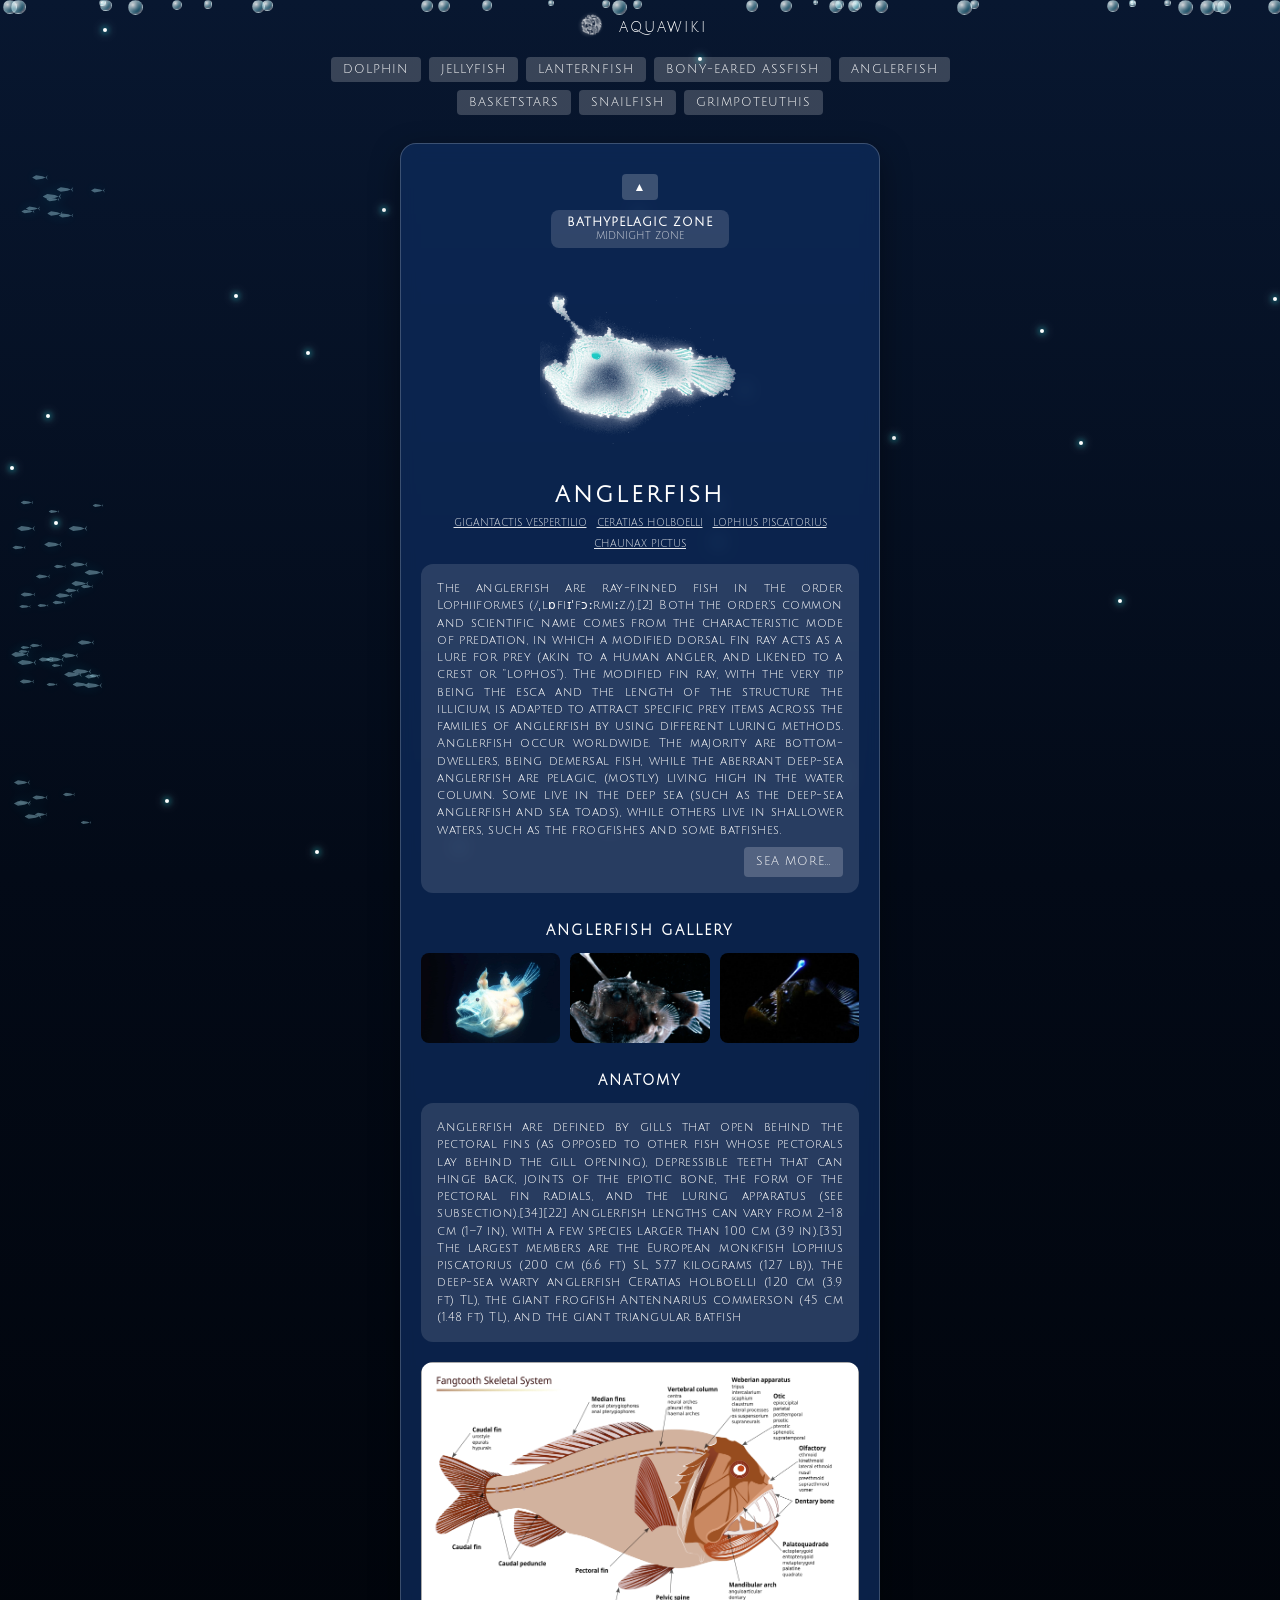
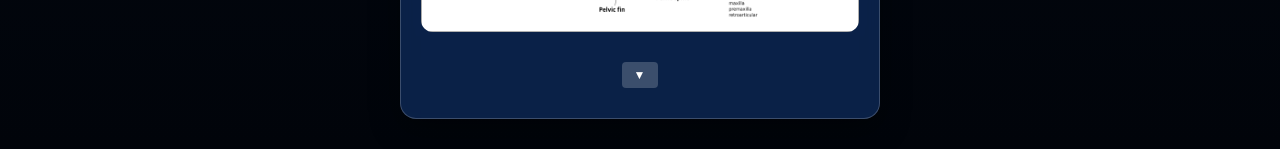
<file: animals/anglerfish.html>
<!DOCTYPE html>
<html lang="en">
<head>
  <meta charset="UTF-8">
  <title>Aquawiki - Anglerfish</title>
  <link rel="stylesheet" href="../css/style-anglerfish.css">
  <link rel="stylesheet" href="../css/underwater.css">
</head>
<body class="zone-bathypelagic">
<nav class="navbar" style="display: flex; flex-direction: column; align-items: center; justify-content: center; width: 100%; margin: 0 auto; padding: 10px 0; gap: 12px; font-family: 'Julius Sans One', sans-serif;">
  
  <!-- Brand Link back to index.html -->
  <a href="../index.html" style="text-decoration: none; color: white; display: flex; align-items: center; gap: 10px; cursor: pointer;">
    <img src="../img/logo.png" alt="AquaWiki Logo" style="width: 35px; height: 35px; border-radius: 50%;">
    <span style="font-size: 0.9rem; letter-spacing: 2px;">AQUAWIKI</span>
  </a>

  <!-- Navigation Links for All Animals -->
  <div class="nav-links" style="display: flex; flex-wrap: wrap; justify-content: center; align-items: center; gap: 8px; max-width: 650px;">
    <a href="dolphin.html" style="background: rgba(255, 255, 255, 0.2); color: #fff; text-decoration: none; padding: 6px 12px; font-size: 0.75rem; border-radius: 4px; letter-spacing: 1px;">DOLPHIN</a>
    <a href="jellyfish.html" style="background: rgba(255, 255, 255, 0.2); color: #fff; text-decoration: none; padding: 6px 12px; font-size: 0.75rem; border-radius: 4px; letter-spacing: 1px;">JELLYFISH</a>
    <a href="lanternfish.html" style="background: rgba(255, 255, 255, 0.2); color: #fff; text-decoration: none; padding: 6px 12px; font-size: 0.75rem; border-radius: 4px; letter-spacing: 1px;">LANTERNFISH</a>
    <a href="bony-eared-assfish.html" style="background: rgba(255, 255, 255, 0.2); color: #fff; text-decoration: none; padding: 6px 12px; font-size: 0.75rem; border-radius: 4px; letter-spacing: 1px;">BONY-EARED ASSFISH</a>
    <a href="anglerfish.html" style="background: rgba(255, 255, 255, 0.2); color: #fff; text-decoration: none; padding: 6px 12px; font-size: 0.75rem; border-radius: 4px; letter-spacing: 1px;">ANGLERFISH</a>
    <a href="basketstars.html" style="background: rgba(255, 255, 255, 0.2); color: #fff; text-decoration: none; padding: 6px 12px; font-size: 0.75rem; border-radius: 4px; letter-spacing: 1px;">BASKETSTARS</a>
    <a href="snailfish.html" style="background: rgba(255, 255, 255, 0.2); color: #fff; text-decoration: none; padding: 6px 12px; font-size: 0.75rem; border-radius: 4px; letter-spacing: 1px;">SNAILFISH</a>
    <a href="grimpoteuthis.html" style="background: rgba(255, 255, 255, 0.2); color: #fff; text-decoration: none; padding: 6px 12px; font-size: 0.75rem; border-radius: 4px; letter-spacing: 1px;">GRIMPOTEUTHIS</a>
  </header>

  <main class="card-container">
    <a href="bony-eared-assfish.html" class="nav-arrow top-arrow">▲</a>

    <div class="zone-badge">
      <span class="badge-title">BATHYPELAGIC ZONE</span>
      <span class="badge-sub">MIDNIGHT ZONE</span>
    </div>

    <div class="hero-image-box">
      <!-- REPLACEABLE IMAGE: HERO ANGLERFISH -->
      <img src="../img/anglerfish.png" alt="Anglerfish Specimen" class="replaceable-img hero-img">
    </div>

    <h1 class="specimen-title">ANGLERFISH</h1>
    <div class="sub-taxa">
      <span>GIGANTACTIS VESPERTILIO</span>
      <span>CERATIAS HOLBOELLI</span>
      <span>LOPHIUS PISCATORIUS</span>
      <span>CHAUNAX PICTUS</span>
    </div>

    <section class="info-box">
      <p>The anglerfish are ray-finned fish in the order Lophiiformes (/ˌlɒfiɪˈfɔːrmiːz/).[2] Both the order's common and scientific name comes from the characteristic mode of predation, in which a modified dorsal fin ray acts as a lure for prey (akin to a human angler, and likened to a crest or "lophos"). The modified fin ray, with the very tip being the esca and the length of the structure the illicium, is adapted to attract specific prey items across the families of anglerfish by using different luring methods.
Anglerfish occur worldwide. The majority are bottom-dwellers, being demersal fish, while the aberrant deep-sea anglerfish are pelagic, (mostly) living high in the water column. Some live in the deep sea (such as the deep-sea anglerfish and sea toads), while others live in shallower waters, such as the frogfishes and some batfishes.</p>
      <a href="https://en.wikipedia.org/wiki/Anglerfish" target="_blank" rel="noopener noreferrer" class="see-more-btn">SEA MORE...</a>
    </section>

    <h2 class="section-heading">ANGLERFISH GALLERY</h2>
    <section class="gallery-grid">
      <!-- REPLACEABLE IMAGE 1 -->
      <div class="gallery-card"><img src="../img/angy1.webp" alt="Gallery 1" class="replaceable-img"></div>
      <!-- REPLACEABLE IMAGE 2 -->
      <div class="gallery-card"><img src="../img/angy2.webp" alt="Gallery 2" class="replaceable-img"></div>
      <!-- REPLACEABLE IMAGE 3 -->
      <div class="gallery-card"><img src="../img/angy3.jpg" alt="Gallery 3" class="replaceable-img"></div>
    </section>

    <h2 class="section-heading">ANATOMY</h2>
    <section class="info-box">
      <p>Anglerfish are defined by gills that open behind the pectoral fins (as opposed to other fish whose pectorals lay behind the gill opening), depressible teeth that can hinge back, joints of the epiotic bone, the form of the pectoral fin radials, and the luring apparatus (see subsection).[34][22]
Anglerfish lengths can vary from 2–18 cm (1–7 in), with a few species larger than 100 cm (39 in).[35] The largest members are the European monkfish Lophius piscatorius (200 cm (6.6 ft) SL, 57.7 kilograms (127 lb)), the deep-sea warty anglerfish Ceratias holboelli (120 cm (3.9 ft) TL), the giant frogfish Antennarius commerson (45 cm (1.48 ft) TL), and the giant triangular batfish</p>
    </section>

    <div class="diagram-box">
      <!-- REPLACEABLE IMAGE: ANATOMY DIAGRAM -->
      <img src="../img/angyano.webp" alt="Anglerfish Anatomy Diagram" class="replaceable-img diagram-img">
    </div>

    <a href="basketstars.html" class="nav-arrow bottom-arrow">▼</a>
  </main>

  <script src="../js/script-anglerfish.js"></script>
  <script src="../js/script-dolphin.js"></script>
</body>
<body style="color: white;">
  <!-- All text placed in here will default to white -->
</body>
</html>
<!DOCTYPE html>
<html lang="en">
<head>
  <meta charset="UTF-8">
  <title>AquaWiki</title>
  
  <!-- Load Google Font: Julius Sans One -->
  <link rel="preconnect" href="https://fonts.googleapis.com">
  <link rel="preconnect" href="https://fonts.gstatic.com" crossorigin>
  <link href="https://fonts.googleapis.com/css2?family=Julius+Sans+One&display=swap" rel="stylesheet">
</head>

<!-- Apply font-family directly on the body tag -->
<body style="font-family: 'Julius Sans One', sans-serif; color: white;">

</body>
</html>
</file>
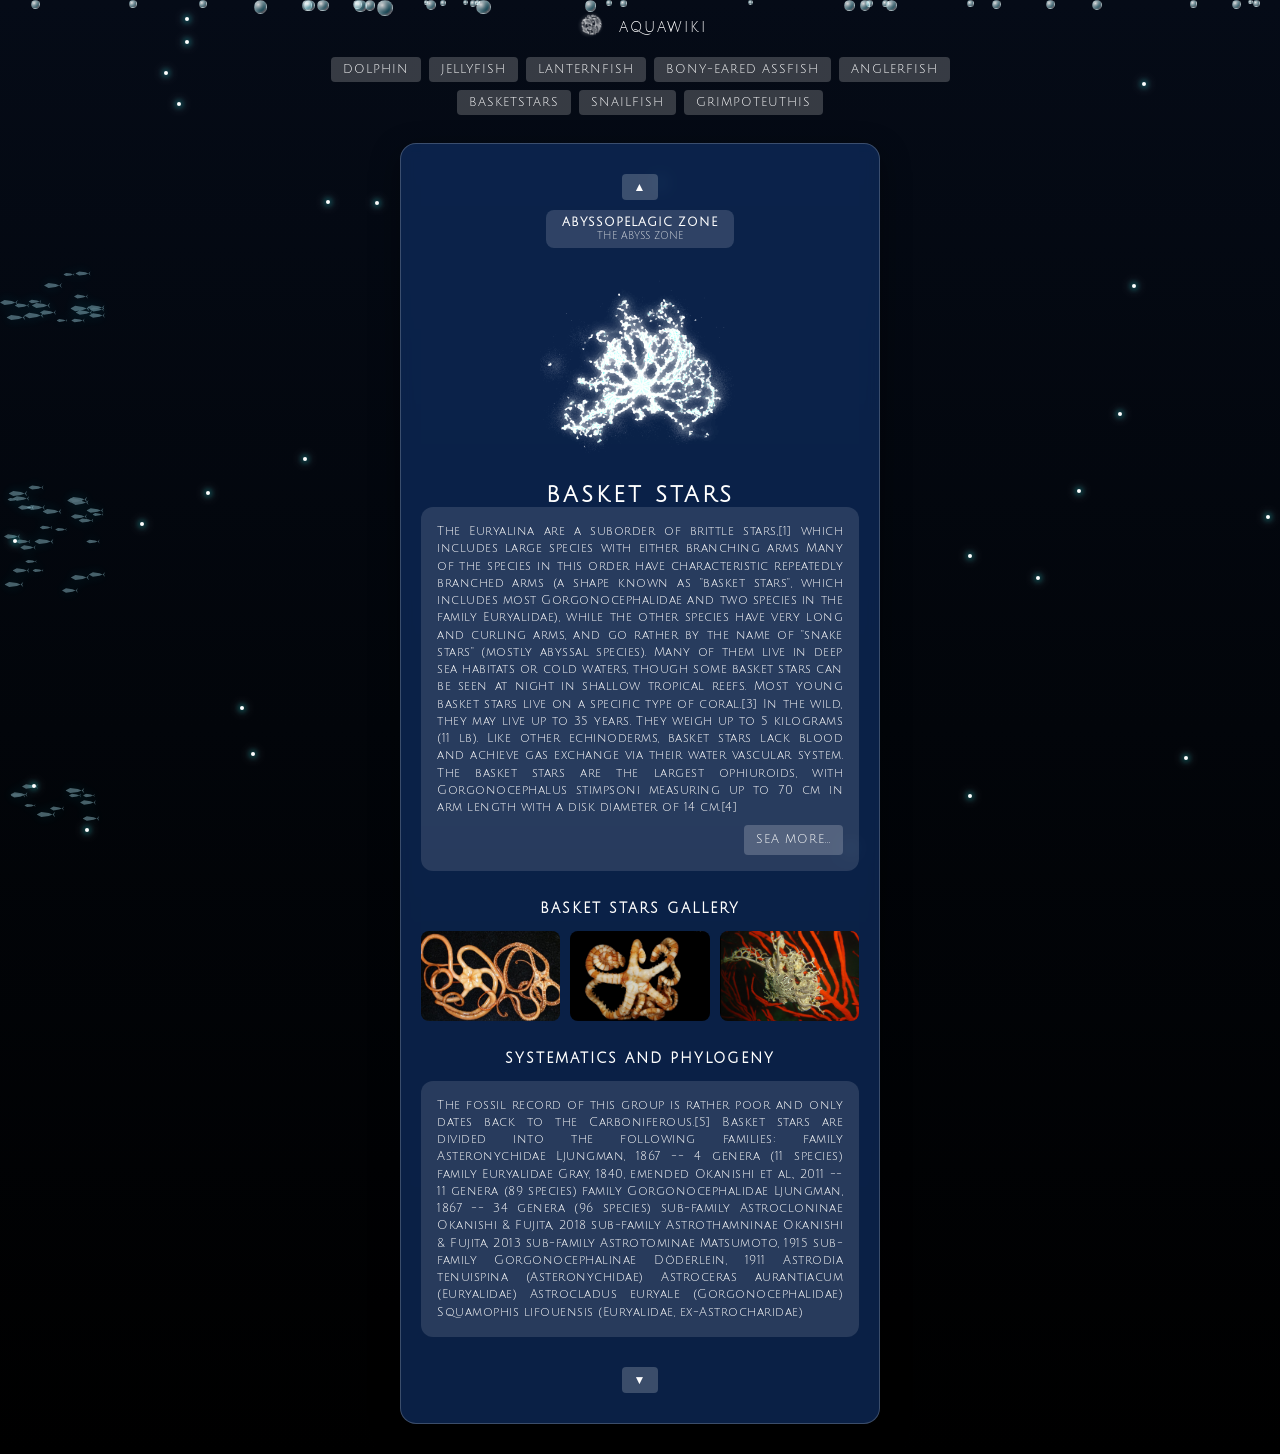
<file: animals/basketstars.html>
<!DOCTYPE html>
<html lang="en">
<head>
  <meta charset="UTF-8">
  <title>Aquawiki - Basketstars</title>
  <link rel="stylesheet" href="../css/style-basketstars.css">
  <link rel="stylesheet" href="../css/underwater.css">
</head>
<body class="zone-abyssopelagic">
<nav class="navbar" style="display: flex; flex-direction: column; align-items: center; justify-content: center; width: 100%; margin: 0 auto; padding: 10px 0; gap: 12px; font-family: 'Julius Sans One', sans-serif;">
  
  <!-- Brand Link back to index.html -->
  <a href="../index.html" style="text-decoration: none; color: white; display: flex; align-items: center; gap: 10px; cursor: pointer;">
    <img src="../img/logo.png" alt="AquaWiki Logo" style="width: 35px; height: 35px; border-radius: 50%;">
    <span style="font-size: 0.9rem; letter-spacing: 2px;">AQUAWIKI</span>
  </a>

  <!-- Navigation Links for All Animals -->
  <div class="nav-links" style="display: flex; flex-wrap: wrap; justify-content: center; align-items: center; gap: 8px; max-width: 650px;">
    <a href="dolphin.html" style="background: rgba(255, 255, 255, 0.2); color: #fff; text-decoration: none; padding: 6px 12px; font-size: 0.75rem; border-radius: 4px; letter-spacing: 1px;">DOLPHIN</a>
    <a href="jellyfish.html" style="background: rgba(255, 255, 255, 0.2); color: #fff; text-decoration: none; padding: 6px 12px; font-size: 0.75rem; border-radius: 4px; letter-spacing: 1px;">JELLYFISH</a>
    <a href="lanternfish.html" style="background: rgba(255, 255, 255, 0.2); color: #fff; text-decoration: none; padding: 6px 12px; font-size: 0.75rem; border-radius: 4px; letter-spacing: 1px;">LANTERNFISH</a>
    <a href="bony-eared-assfish.html" style="background: rgba(255, 255, 255, 0.2); color: #fff; text-decoration: none; padding: 6px 12px; font-size: 0.75rem; border-radius: 4px; letter-spacing: 1px;">BONY-EARED ASSFISH</a>
    <a href="anglerfish.html" style="background: rgba(255, 255, 255, 0.2); color: #fff; text-decoration: none; padding: 6px 12px; font-size: 0.75rem; border-radius: 4px; letter-spacing: 1px;">ANGLERFISH</a>
    <a href="basketstars.html" style="background: rgba(255, 255, 255, 0.2); color: #fff; text-decoration: none; padding: 6px 12px; font-size: 0.75rem; border-radius: 4px; letter-spacing: 1px;">BASKETSTARS</a>
    <a href="snailfish.html" style="background: rgba(255, 255, 255, 0.2); color: #fff; text-decoration: none; padding: 6px 12px; font-size: 0.75rem; border-radius: 4px; letter-spacing: 1px;">SNAILFISH</a>
    <a href="grimpoteuthis.html" style="background: rgba(255, 255, 255, 0.2); color: #fff; text-decoration: none; padding: 6px 12px; font-size: 0.75rem; border-radius: 4px; letter-spacing: 1px;">GRIMPOTEUTHIS</a>
  </header>

  <main class="card-container">
    <a href="anglerfish.html" class="nav-arrow top-arrow">▲</a>

    <div class="zone-badge">
      <span class="badge-title">ABYSSOPELAGIC ZONE</span>
      <span class="badge-sub">THE ABYSS ZONE</span>
    </div>

    <div class="hero-image-box">
      <!-- REPLACEABLE IMAGE: HERO BASKETSTARS -->
      <img src="../img/basketstars.png" alt="Basketstars Specimen" class="replaceable-img hero-img">
    </div>

    <h1 class="specimen-title">BASKET STARS</h1>

    <section class="info-box">
      <p>The Euryalina are a suborder of brittle stars,[1] which includes large species with either branching arms 

Many of the species in this order have characteristic repeatedly branched arms (a shape known as "basket stars", which includes most Gorgonocephalidae and two species in the family Euryalidae), while the other species have very long and curling arms, and go rather by the name of "snake stars" (mostly abyssal species). Many of them live in deep sea habitats or cold waters, though some basket stars can be seen at night in shallow tropical reefs. Most young basket stars live on a specific type of coral.[3] In the wild, they may live up to 35 years. They weigh up to 5 kilograms (11 lb). Like other echinoderms, basket stars lack blood and achieve gas exchange via their water vascular system.
The basket stars are the largest ophiuroids, with Gorgonocephalus stimpsoni measuring up to 70 cm in arm length with a disk diameter of 14 cm.[4]</p>
      <a href="https://en.wikipedia.org/wiki/Basket stars" target="_blank" rel="noopener noreferrer" class="see-more-btn">SEA MORE...</a>
    </section>

    <h2 class="section-heading">BASKET STARS GALLERY</h2>
    <section class="gallery-grid">
      <!-- REPLACEABLE IMAGE 1 -->
      <div class="gallery-card"><img src="../img/b1.png" alt="Gallery 1" class="replaceable-img"></div>
      <!-- REPLACEABLE IMAGE 2 -->
      <div class="gallery-card"><img src="../img/b2.png" alt="Gallery 2" class="replaceable-img"></div>
      <!-- REPLACEABLE IMAGE 3 -->
      <div class="gallery-card"><img src="../img/b3.png" alt="Gallery 3" class="replaceable-img"></div>
    </section>

    <h2 class="section-heading">SYSTEMATICS AND PHYLOGENY</h2>
    <section class="info-box">
      <p>The fossil record of this group is rather poor and only dates back to the Carboniferous.[5] Basket stars are divided into the following families:
family Asteronychidae Ljungman, 1867 -- 4 genera (11 species)
family Euryalidae Gray, 1840, emended Okanishi et al., 2011 -- 11 genera (89 species)
family Gorgonocephalidae Ljungman, 1867 -- 34 genera (96 species)
sub-family Astrocloninae Okanishi & Fujita, 2018
sub-family Astrothamninae Okanishi & Fujita, 2013
sub-family Astrotominae Matsumoto, 1915
sub-family Gorgonocephalinae Döderlein, 1911

Astrodia tenuispina (Asteronychidae)
 
Astroceras aurantiacum (Euryalidae)
 
Astrocladus euryale (Gorgonocephalidae)
 
Squamophis lifouensis (Euryalidae, ex-Astrocharidae)</p>
    </section>

    <a href="snailfish.html" class="nav-arrow bottom-arrow">▼</a>
  </main>

  <script src="../js/script-basketstars.js"></script>
  <script src="../js/script-dolphin.js"></script>
</body>
<body style="color: white;">
  <!-- All text placed in here will default to white -->
</body>
</html>
<!DOCTYPE html>
<html lang="en">
<head>
  <meta charset="UTF-8">
  <title>AquaWiki</title>
  
  <!-- Load Google Font: Julius Sans One -->
  <link rel="preconnect" href="https://fonts.googleapis.com">
  <link rel="preconnect" href="https://fonts.gstatic.com" crossorigin>
  <link href="https://fonts.googleapis.com/css2?family=Julius+Sans+One&display=swap" rel="stylesheet">
</head>

<!-- Apply font-family directly on the body tag -->
<body style="font-family: 'Julius Sans One', sans-serif; color: white;">

</body>
</html>
</file>
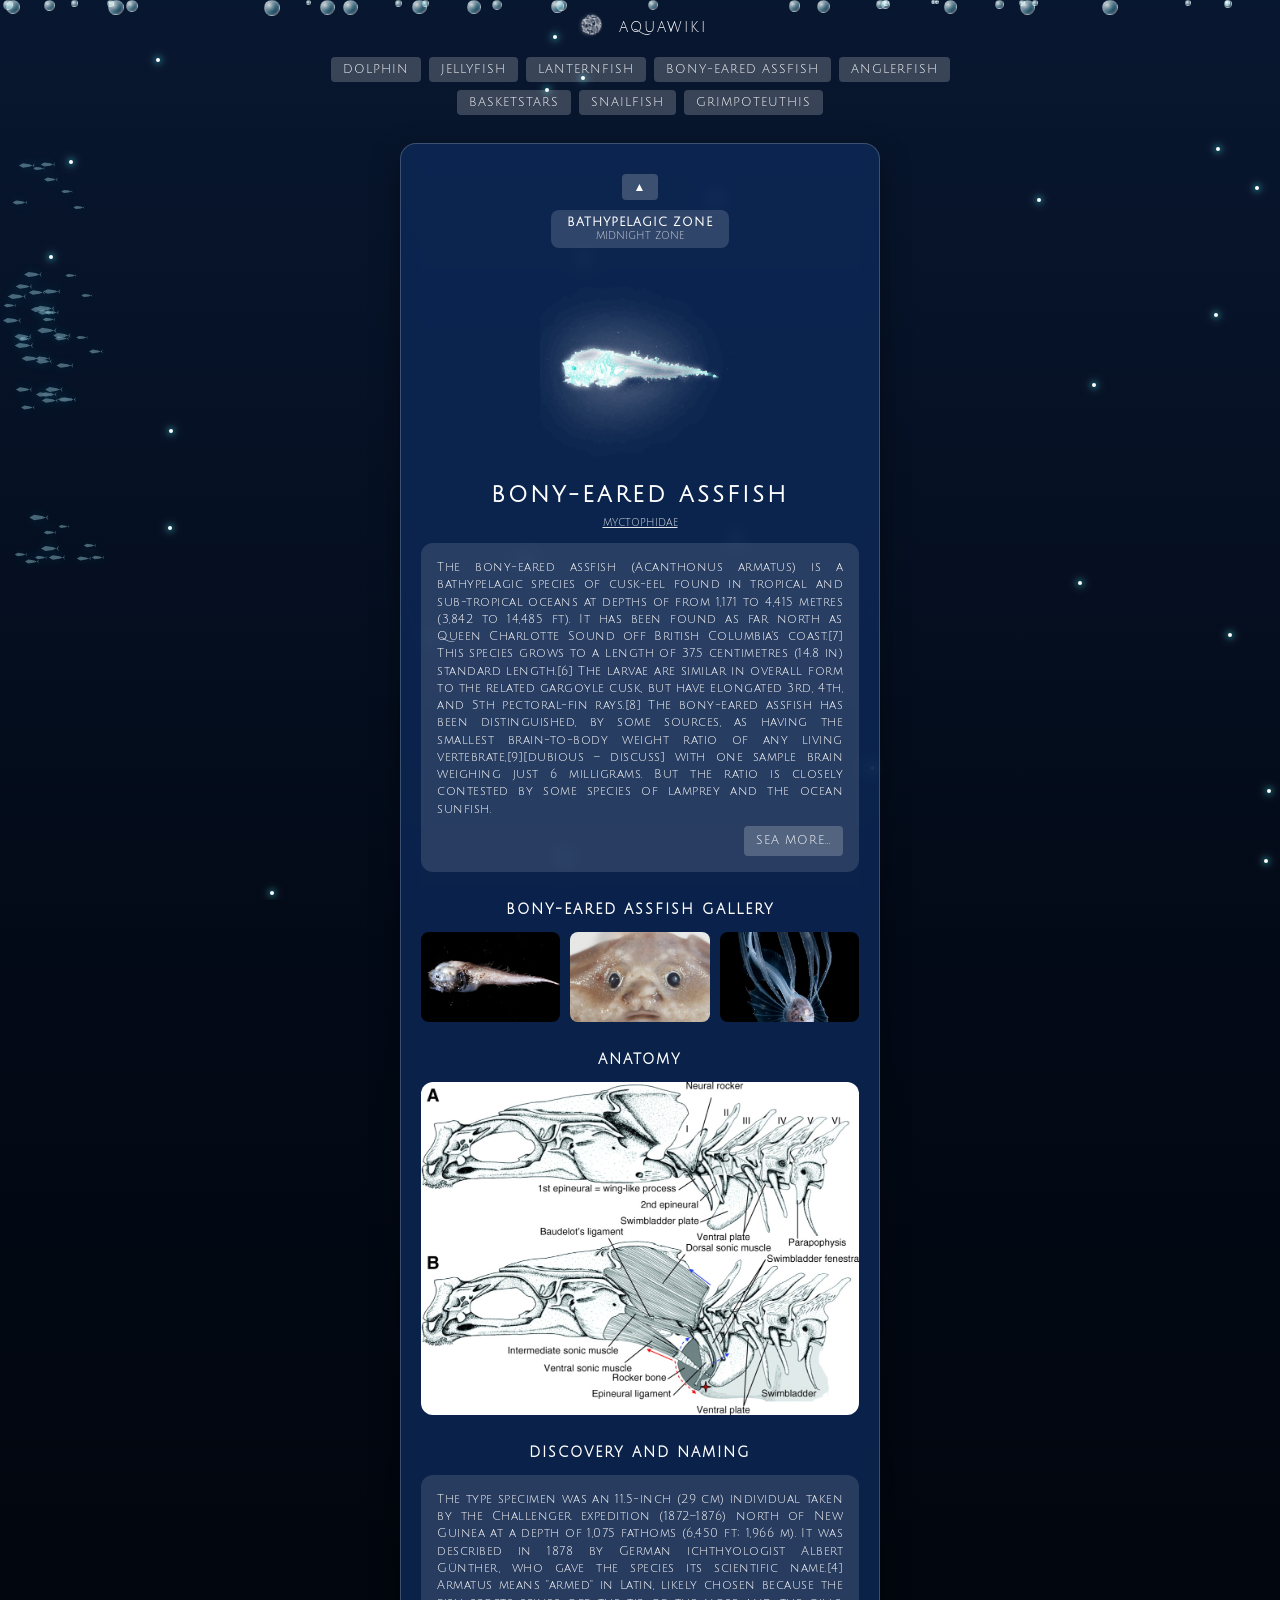
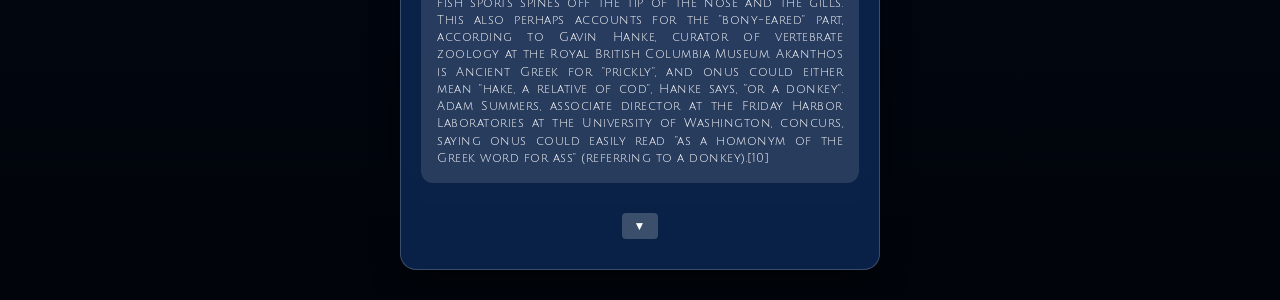
<file: animals/bony-eared-assfish.html>
<!DOCTYPE html>
<html lang="en">
<head>
  <meta charset="UTF-8">
  <title>Aquawiki - Bony-Eared Assfish</title>
  <link rel="stylesheet" href="../css/style-bony-eared-assfish.css">
  <link rel="stylesheet" href="../css/underwater.css">
</head>
<body class="zone-bathypelagic">
<nav class="navbar" style="display: flex; flex-direction: column; align-items: center; justify-content: center; width: 100%; margin: 0 auto; padding: 10px 0; gap: 12px; font-family: 'Julius Sans One', sans-serif;">
  
  <!-- Brand Link back to index.html -->
  <a href="../index.html" style="text-decoration: none; color: white; display: flex; align-items: center; gap: 10px; cursor: pointer;">
    <img src="../img/logo.png" alt="AquaWiki Logo" style="width: 35px; height: 35px; border-radius: 50%;">
    <span style="font-size: 0.9rem; letter-spacing: 2px;">AQUAWIKI</span>
  </a>

  <!-- Navigation Links for All Animals -->
  <div class="nav-links" style="display: flex; flex-wrap: wrap; justify-content: center; align-items: center; gap: 8px; max-width: 650px;">
    <a href="dolphin.html" style="background: rgba(255, 255, 255, 0.2); color: #fff; text-decoration: none; padding: 6px 12px; font-size: 0.75rem; border-radius: 4px; letter-spacing: 1px;">DOLPHIN</a>
    <a href="jellyfish.html" style="background: rgba(255, 255, 255, 0.2); color: #fff; text-decoration: none; padding: 6px 12px; font-size: 0.75rem; border-radius: 4px; letter-spacing: 1px;">JELLYFISH</a>
    <a href="lanternfish.html" style="background: rgba(255, 255, 255, 0.2); color: #fff; text-decoration: none; padding: 6px 12px; font-size: 0.75rem; border-radius: 4px; letter-spacing: 1px;">LANTERNFISH</a>
    <a href="bony-eared-assfish.html" style="background: rgba(255, 255, 255, 0.2); color: #fff; text-decoration: none; padding: 6px 12px; font-size: 0.75rem; border-radius: 4px; letter-spacing: 1px;">BONY-EARED ASSFISH</a>
    <a href="anglerfish.html" style="background: rgba(255, 255, 255, 0.2); color: #fff; text-decoration: none; padding: 6px 12px; font-size: 0.75rem; border-radius: 4px; letter-spacing: 1px;">ANGLERFISH</a>
    <a href="basketstars.html" style="background: rgba(255, 255, 255, 0.2); color: #fff; text-decoration: none; padding: 6px 12px; font-size: 0.75rem; border-radius: 4px; letter-spacing: 1px;">BASKETSTARS</a>
    <a href="snailfish.html" style="background: rgba(255, 255, 255, 0.2); color: #fff; text-decoration: none; padding: 6px 12px; font-size: 0.75rem; border-radius: 4px; letter-spacing: 1px;">SNAILFISH</a>
    <a href="grimpoteuthis.html" style="background: rgba(255, 255, 255, 0.2); color: #fff; text-decoration: none; padding: 6px 12px; font-size: 0.75rem; border-radius: 4px; letter-spacing: 1px;">GRIMPOTEUTHIS</a>
  </header>

  <main class="card-container">
    <a href="lanternfish.html" class="nav-arrow top-arrow">▲</a>

    <div class="zone-badge">
      <span class="badge-title">BATHYPELAGIC ZONE</span>
      <span class="badge-sub">MIDNIGHT ZONE</span>
    </div>

    <div class="hero-image-box">
      <!-- REPLACEABLE IMAGE: HERO BONY-EARED ASSFISH -->
      <img src="../img/bony-eared assfish.png" alt="Bony-Eared Assfish Specimen" class="replaceable-img hero-img">
    </div>

    <h1 class="specimen-title">BONY-EARED ASSFISH</h1>
    <div class="sub-taxa">
      <span>MYCTOPHIDAE</span>
    </div>

    <section class="info-box">
      <p>The bony-eared assfish (Acanthonus armatus) is a bathypelagic species of cusk-eel found in tropical and sub-tropical oceans at depths of from 1,171 to 4,415 metres (3,842 to 14,485 ft). It has been found as far north as Queen Charlotte Sound off British Columbia's coast.[7] This species grows to a length of 37.5 centimetres (14.8 in) standard length.[6] The larvae are similar in overall form to the related gargoyle cusk, but have elongated 3rd, 4th, and 5th pectoral-fin rays.[8]
The bony-eared assfish has been distinguished, by some sources, as having the smallest brain-to-body weight ratio of any living vertebrate,[9][dubious – discuss] with one sample brain weighing just 6 milligrams. But the ratio is closely contested by some species of lamprey and the ocean sunfish.</p>
      <a href="https://en.wikipedia.org/wiki/bony-eared assfish" target="_blank" rel="noopener noreferrer" class="see-more-btn">SEA MORE...</a>
    </section>

    <h2 class="section-heading">BONY-EARED ASSFISH GALLERY</h2>
    <section class="gallery-grid">
      <!-- REPLACEABLE IMAGE 1 -->
      <div class="gallery-card"><img src="../img/bony1.avif" alt="Gallery 1" class="replaceable-img"></div>
      <!-- REPLACEABLE IMAGE 2 -->
      <div class="gallery-card"><img src="../img/bony2.jpg" alt="Gallery 2" class="replaceable-img"></div>
      <!-- REPLACEABLE IMAGE 3 -->
      <div class="gallery-card"><img src="../img/bony3.jpg" alt="Gallery 3" class="replaceable-img"></div>
    </section>

    <h2 class="section-heading">ANATOMY</h2>
    <div class="diagram-box">
      <!-- REPLACEABLE IMAGE: ANATOMY DIAGRAM -->
       <img src="../img/bonyanatomy.jpg" alt="bea Diagram" class="replaceable-img diagram-img">
    </div>

    <h2 class="section-heading">DISCOVERY AND NAMING</h2>
    <section class="info-box">
      <p>The type specimen was an 11.5-inch (29 cm) individual taken by the Challenger expedition (1872–1876) north of New Guinea at a depth of 1,075 fathoms (6,450 ft; 1,966 m). It was described in 1878 by German ichthyologist Albert Günther, who gave the species its scientific name.[4] Armatus means "armed" in Latin, likely chosen because the fish sports spines off the tip of the nose and the gills. This also perhaps accounts for the "bony-eared" part, according to Gavin Hanke, curator of vertebrate zoology at the Royal British Columbia Museum. Akanthos is Ancient Greek for "prickly", and onus could either mean "hake, a relative of cod", Hanke says, "or a donkey". Adam Summers, associate director at the Friday Harbor Laboratories at the University of Washington, concurs, saying onus could easily read "as a homonym of the Greek word for ass" (referring to a donkey).[10]</p>
    </section>

    <a href="anglerfish.html" class="nav-arrow bottom-arrow">▼</a>
  </main>

  <script src="../js/script-bony-eared-assfish.js"></script>
  <script src="../js/script-dolphin.js"></script>
</body>
</html>
<body style="color: white;">
  <!-- All text placed in here will default to white -->
</body>
<!DOCTYPE html>
<html lang="en">
<head>
  <meta charset="UTF-8">
  <title>AquaWiki</title>
  
  <!-- Load Google Font: Julius Sans One -->
  <link rel="preconnect" href="https://fonts.googleapis.com">
  <link rel="preconnect" href="https://fonts.gstatic.com" crossorigin>
  <link href="https://fonts.googleapis.com/css2?family=Julius+Sans+One&display=swap" rel="stylesheet">
</head>


</body>
</html>
</file>
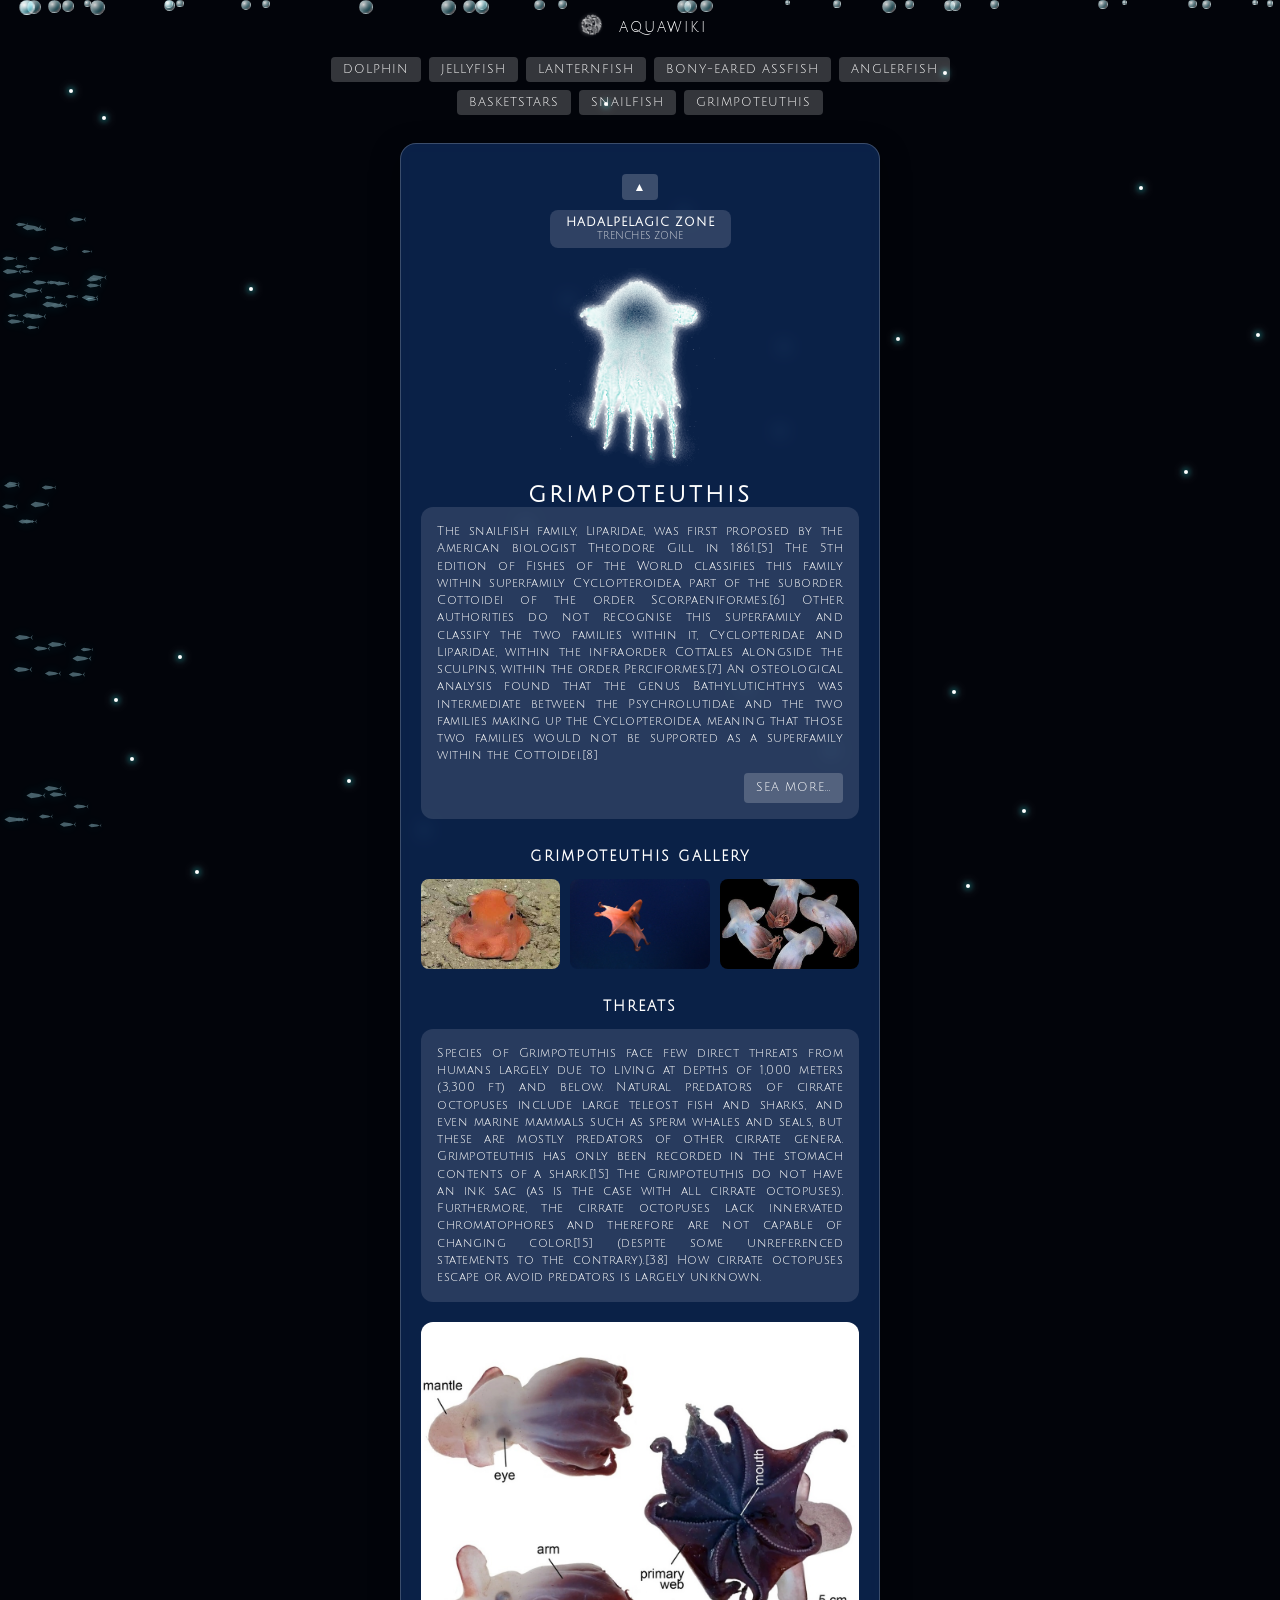
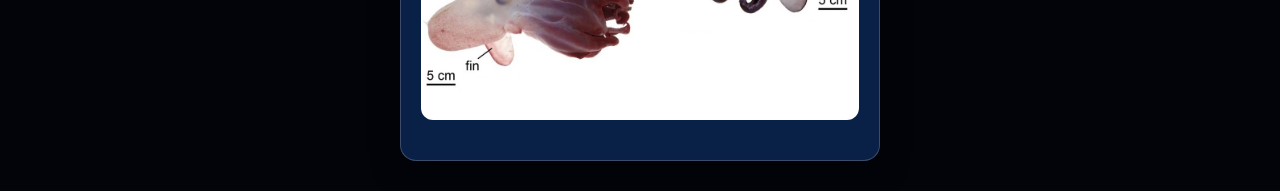
<file: animals/grimpoteuthis.html>
<!DOCTYPE html>
<html lang="en">
<head>
  <meta charset="UTF-8">
  <title>Aquawiki - Grimpoteuthis</title>
  <link rel="stylesheet" href="../css/style-grimpoteuthis.css">
  <link rel="stylesheet" href="../css/underwater.css">
</head>
<body class="zone-hadalpelagic">
<nav class="navbar" style="display: flex; flex-direction: column; align-items: center; justify-content: center; width: 100%; margin: 0 auto; padding: 10px 0; gap: 12px; font-family: 'Julius Sans One', sans-serif;">
  
  <!-- Brand Link back to index.html -->
  <a href="../index.html" style="text-decoration: none; color: white; display: flex; align-items: center; gap: 10px; cursor: pointer;">
    <img src="../img/logo.png" alt="AquaWiki Logo" style="width: 35px; height: 35px; border-radius: 50%;">
    <span style="font-size: 0.9rem; letter-spacing: 2px;">AQUAWIKI</span>
  </a>

  <!-- Navigation Links for All Animals -->
  <div class="nav-links" style="display: flex; flex-wrap: wrap; justify-content: center; align-items: center; gap: 8px; max-width: 650px;">
    <a href="dolphin.html" style="background: rgba(255, 255, 255, 0.2); color: #fff; text-decoration: none; padding: 6px 12px; font-size: 0.75rem; border-radius: 4px; letter-spacing: 1px;">DOLPHIN</a>
    <a href="jellyfish.html" style="background: rgba(255, 255, 255, 0.2); color: #fff; text-decoration: none; padding: 6px 12px; font-size: 0.75rem; border-radius: 4px; letter-spacing: 1px;">JELLYFISH</a>
    <a href="lanternfish.html" style="background: rgba(255, 255, 255, 0.2); color: #fff; text-decoration: none; padding: 6px 12px; font-size: 0.75rem; border-radius: 4px; letter-spacing: 1px;">LANTERNFISH</a>
    <a href="bony-eared-assfish.html" style="background: rgba(255, 255, 255, 0.2); color: #fff; text-decoration: none; padding: 6px 12px; font-size: 0.75rem; border-radius: 4px; letter-spacing: 1px;">BONY-EARED ASSFISH</a>
    <a href="anglerfish.html" style="background: rgba(255, 255, 255, 0.2); color: #fff; text-decoration: none; padding: 6px 12px; font-size: 0.75rem; border-radius: 4px; letter-spacing: 1px;">ANGLERFISH</a>
    <a href="basketstars.html" style="background: rgba(255, 255, 255, 0.2); color: #fff; text-decoration: none; padding: 6px 12px; font-size: 0.75rem; border-radius: 4px; letter-spacing: 1px;">BASKETSTARS</a>
    <a href="snailfish.html" style="background: rgba(255, 255, 255, 0.2); color: #fff; text-decoration: none; padding: 6px 12px; font-size: 0.75rem; border-radius: 4px; letter-spacing: 1px;">SNAILFISH</a>
    <a href="grimpoteuthis.html" style="background: rgba(255, 255, 255, 0.2); color: #fff; text-decoration: none; padding: 6px 12px; font-size: 0.75rem; border-radius: 4px; letter-spacing: 1px;">GRIMPOTEUTHIS</a>
  </header>

  <main class="card-container">
    <a href="snailfish.html" class="nav-arrow top-arrow">▲</a>

    <div class="zone-badge">
      <span class="badge-title">HADALPELAGIC ZONE</span>
      <span class="badge-sub">TRENCHES ZONE</span>
    </div>

    <div class="hero-image-box">
      <!-- REPLACEABLE IMAGE: HERO GRIMPOTEUTHIS -->
      <img src="../img/grimp.png" alt="Grimpoteuthis Specimen" class="replaceable-img hero-img">
    </div>

    <h1 class="specimen-title">GRIMPOTEUTHIS</h1>

    <section class="info-box">
      <p>The snailfish family, Liparidae, was first proposed by the American biologist Theodore Gill in 1861.[5] The 5th edition of Fishes of the World classifies this family within superfamily Cyclopteroidea, part of the suborder Cottoidei of the order Scorpaeniformes.[6] Other authorities do not recognise this superfamily and classify the two families within it, Cyclopteridae and Liparidae, within the infraorder Cottales alongside the sculpins, within the order Perciformes.[7] An osteological analysis found that the genus Bathylutichthys was intermediate between the Psychrolutidae and the two families making up the Cyclopteroidea, meaning that those two families would not be supported as a superfamily within the Cottoidei.[8]</p>
      <a href="https://en.wikipedia.org/wiki/Grimpoteuthis" target="_blank" rel="noopener noreferrer" class="see-more-btn">SEA MORE...</a>
    </section>

    <h2 class="section-heading">GRIMPOTEUTHIS GALLERY</h2>
    <section class="gallery-grid">
      <!-- REPLACEABLE IMAGE 1 -->
      <div class="gallery-card"><img src="../img/g1.jpg" alt="Gallery 1" class="replaceable-img"></div>
      <!-- REPLACEABLE IMAGE 2 -->
      <div class="gallery-card"><img src="../img/g2.jpg" alt="Gallery 2" class="replaceable-img"></div>
      <!-- REPLACEABLE IMAGE 3 -->
      <div class="gallery-card"><img src="../img/g3.jpg" alt="Gallery 3" class="replaceable-img"></div>
    </section>

    <h2 class="section-heading">THREATS</h2>
    <section class="info-box">
      <p>Species of Grimpoteuthis face few direct threats from humans largely due to living at depths of 1,000 meters (3,300 ft) and below. Natural predators of cirrate octopuses include large teleost fish and sharks, and even marine mammals such as sperm whales and seals, but these are mostly predators of other cirrate genera. Grimpoteuthis has only been recorded in the stomach contents of a shark.[15]
The Grimpoteuthis do not have an ink sac (as is the case with all cirrate octopuses). Furthermore, the cirrate octopuses lack innervated chromatophores and therefore are not capable of changing color[15] (despite some unreferenced statements to the contrary).[38] How cirrate octopuses escape or avoid predators is largely unknown.</p>
    </section>

    <div class="diagram-box">
      <!-- REPLACEABLE IMAGE: DIAGRAM / SPECIMEN -->
      <img src="../img/ganatomy.jpg" alt="Grimpoteuthis Diagram" class="replaceable-img diagram-img">
    </div>
  </main>

  <script src="../js/script-grimpoteuthis.js"></script>
  <script src="../js/script-dolphin.js"></script>
</body>
</html>
<body style="color: white;">
  <!-- All text placed in here will default to white -->
</body>
<!DOCTYPE html>
<html lang="en">
<head>
  <meta charset="UTF-8">
  <title>AquaWiki</title>
  
  <!-- Load Google Font: Julius Sans One -->
  <link rel="preconnect" href="https://fonts.googleapis.com">
  <link rel="preconnect" href="https://fonts.gstatic.com" crossorigin>
  <link href="https://fonts.googleapis.com/css2?family=Julius+Sans+One&display=swap" rel="stylesheet">
</head>

</body>
</html>
</file>
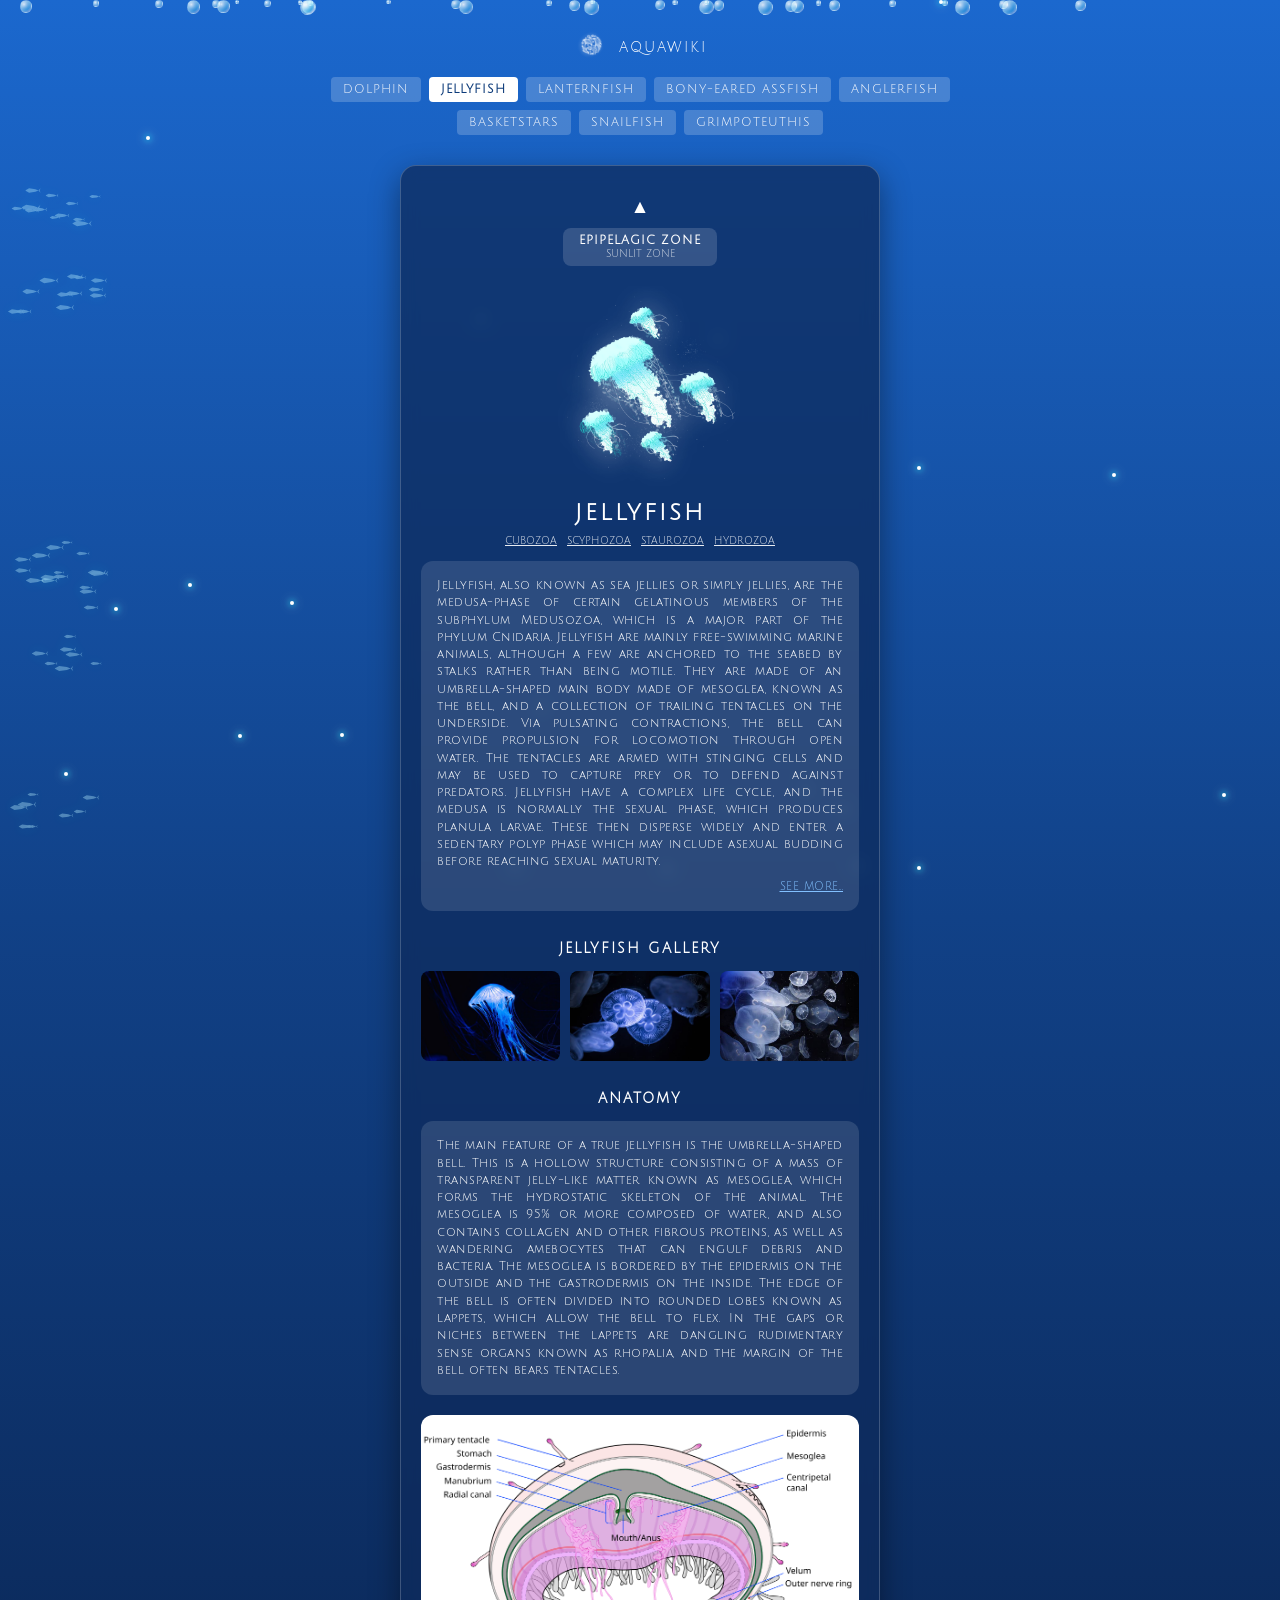
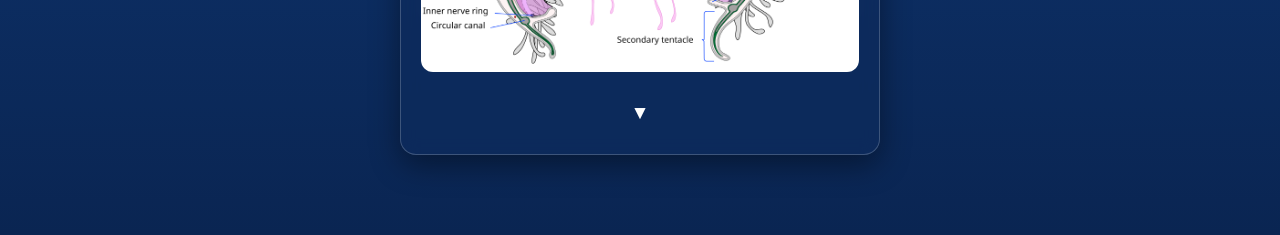
<file: animals/jellyfish.html>
<!DOCTYPE html>
<html lang="en">
<head>
  <meta charset="UTF-8">
  <meta name="viewport" content="width=device-width, initial-scale=1.0">
  <title>AquaWiki - Jellyfish</title>

  <!-- Google Font: Julius Sans One -->
  <link rel="preconnect" href="https://fonts.googleapis.com">
  <link rel="preconnect" href="https://fonts.gstatic.com" crossorigin>
  <link href="https://fonts.googleapis.com/css2?family=Julius+Sans+One&display=swap" rel="stylesheet">

  <!-- CSS Link pointing to css/ folder -->
  <link rel="stylesheet" href="../css/style-dolphin.css">
</head>
<body class="zone-epipelagic">

  <!-- TOP NAV BAR -->
  <nav class="navbar" style="display: flex; flex-direction: column; align-items: center; justify-content: center; width: 100%; margin: 0 auto; padding: 10px 0; gap: 12px; font-family: 'Julius Sans One', sans-serif;">
  
    <!-- Brand Link back to root index.html -->
    <a href="../index.html" style="text-decoration: none; color: white; display: flex; align-items: center; gap: 10px; cursor: pointer;">
      <img src="../img/logo.png" alt="AquaWiki Logo" style="width: 35px; height: 35px; border-radius: 50%;">
      <span style="font-size: 0.9rem; letter-spacing: 2px;">AQUAWIKI</span>
    </a>

    <!-- Navigation Links for All Animals -->
    <div class="nav-links" style="display: flex; flex-wrap: wrap; justify-content: center; align-items: center; gap: 8px; max-width: 650px;">
      <a href="dolphin.html" style="background: rgba(255, 255, 255, 0.2); color: #fff; text-decoration: none; padding: 6px 12px; font-size: 0.75rem; border-radius: 4px; letter-spacing: 1px;">DOLPHIN</a>
      <!-- Active Page Highlighted -->
      <a href="jellyfish.html" style="background: #ffffff; color: #0d3b7a; font-weight: bold; text-decoration: none; padding: 6px 12px; font-size: 0.75rem; border-radius: 4px; letter-spacing: 1px;">JELLYFISH</a>
      <a href="lanternfish.html" style="background: rgba(255, 255, 255, 0.2); color: #fff; text-decoration: none; padding: 6px 12px; font-size: 0.75rem; border-radius: 4px; letter-spacing: 1px;">LANTERNFISH</a>
      <a href="bony-eared-assfish.html" style="background: rgba(255, 255, 255, 0.2); color: #fff; text-decoration: none; padding: 6px 12px; font-size: 0.75rem; border-radius: 4px; letter-spacing: 1px;">BONY-EARED ASSFISH</a>
      <a href="anglerfish.html" style="background: rgba(255, 255, 255, 0.2); color: #fff; text-decoration: none; padding: 6px 12px; font-size: 0.75rem; border-radius: 4px; letter-spacing: 1px;">ANGLERFISH</a>
      <a href="basketstars.html" style="background: rgba(255, 255, 255, 0.2); color: #fff; text-decoration: none; padding: 6px 12px; font-size: 0.75rem; border-radius: 4px; letter-spacing: 1px;">BASKETSTARS</a>
      <a href="snailfish.html" style="background: rgba(255, 255, 255, 0.2); color: #fff; text-decoration: none; padding: 6px 12px; font-size: 0.75rem; border-radius: 4px; letter-spacing: 1px;">SNAILFISH</a>
      <a href="grimpoteuthis.html" style="background: rgba(255, 255, 255, 0.2); color: #fff; text-decoration: none; padding: 6px 12px; font-size: 0.75rem; border-radius: 4px; letter-spacing: 1px;">GRIMPOTEUTHIS</a>
    </div>

  </nav>

  <!-- MAIN CARD CONTENT -->
  <main class="card-container">
    <a href="dolphin.html" class="nav-arrow top-arrow">▲</a>

    <div class="zone-badge">
      <span class="badge-title">EPIPELAGIC ZONE</span>
      <span class="badge-sub">SUNLIT ZONE</span>
    </div>

    <!-- HERO ARTWORK -->
    <div class="hero-image-box">
      <img src="../img/jellyfishhh.png" alt="Jellyfish Specimen" class="hero-img">
    </div>

    <h1 class="specimen-title">JELLYFISH</h1>
    <div class="sub-taxa">
      <span>CUBOZOA</span>
      <span>SCYPHOZOA</span>
      <span>STAUROZOA</span>
      <span>HYDROZOA</span>
    </div>

    <!-- DESCRIPTION BOX -->
    <section class="info-box">
      <p>Jellyfish, also known as sea jellies or simply jellies, are the medusa-phase of certain gelatinous members of the subphylum Medusozoa, which is a major part of the phylum Cnidaria. Jellyfish are mainly free-swimming marine animals, although a few are anchored to the seabed by stalks rather than being motile. They are made of an umbrella-shaped main body made of mesoglea, known as the bell, and a collection of trailing tentacles on the underside.

Via pulsating contractions, the bell can provide propulsion for locomotion through open water. The tentacles are armed with stinging cells and may be used to capture prey or to defend against predators. Jellyfish have a complex life cycle, and the medusa is normally the sexual phase, which produces planula larvae. These then disperse widely and enter a sedentary polyp phase which may include asexual budding before reaching sexual maturity.</p>
      <a href="https://en.wikipedia.org/wiki/Jellyfish" target="_blank" rel="noopener noreferrer" class="see-more-btn">SEE MORE...</a>
    </section>

    <!-- GALLERY SECTION -->
    <h2 class="section-heading">JELLYFISH GALLERY</h2>
    <section class="gallery-grid">
      <div class="gallery-card">
        <img src="../img/jellyfish1.jpg" alt="Jellyfish Gallery 1">
      </div>
      <div class="gallery-card">
        <img src="../img/jellyfish2.jpg" alt="Jellyfish Gallery 2">
      </div>
      <div class="gallery-card">
        <img src="../img/jellyfish3.jpg" alt="Jellyfish Gallery 3">
      </div>
    </section>

    <!-- ANATOMY SECTION -->
    <h2 class="section-heading">ANATOMY</h2>
    <section class="info-box">
      <p>The main feature of a true jellyfish is the umbrella-shaped bell. This is a hollow structure consisting of a mass of transparent jelly-like matter known as mesoglea, which forms the hydrostatic skeleton of the animal. The mesoglea is 95% or more composed of water, and also contains collagen and other fibrous proteins, as well as wandering amebocytes that can engulf debris and bacteria. The mesoglea is bordered by the epidermis on the outside and the gastrodermis on the inside. The edge of the bell is often divided into rounded lobes known as lappets, which allow the bell to flex. In the gaps or niches between the lappets are dangling rudimentary sense organs known as rhopalia, and the margin of the bell often bears tentacles.</p>
    </section>

    <div class="diagram-box">
      <img src="../img/Cross_section_Olindias_formosa_en.svg.webp" alt="Jellyfish Anatomy Diagram" class="diagram-img">
    </div>

    <!-- NEXT PAGE ARROW -->
    <a href="lanternfish.html" class="nav-arrow bottom-arrow">▼</a>
  </main>

  <!-- JS Link pointing to js/ folder -->
  <script src="../js/script-dolphin.js"></script>

  <div id="underwater-bg"></div>
</body>
</html>
</file>
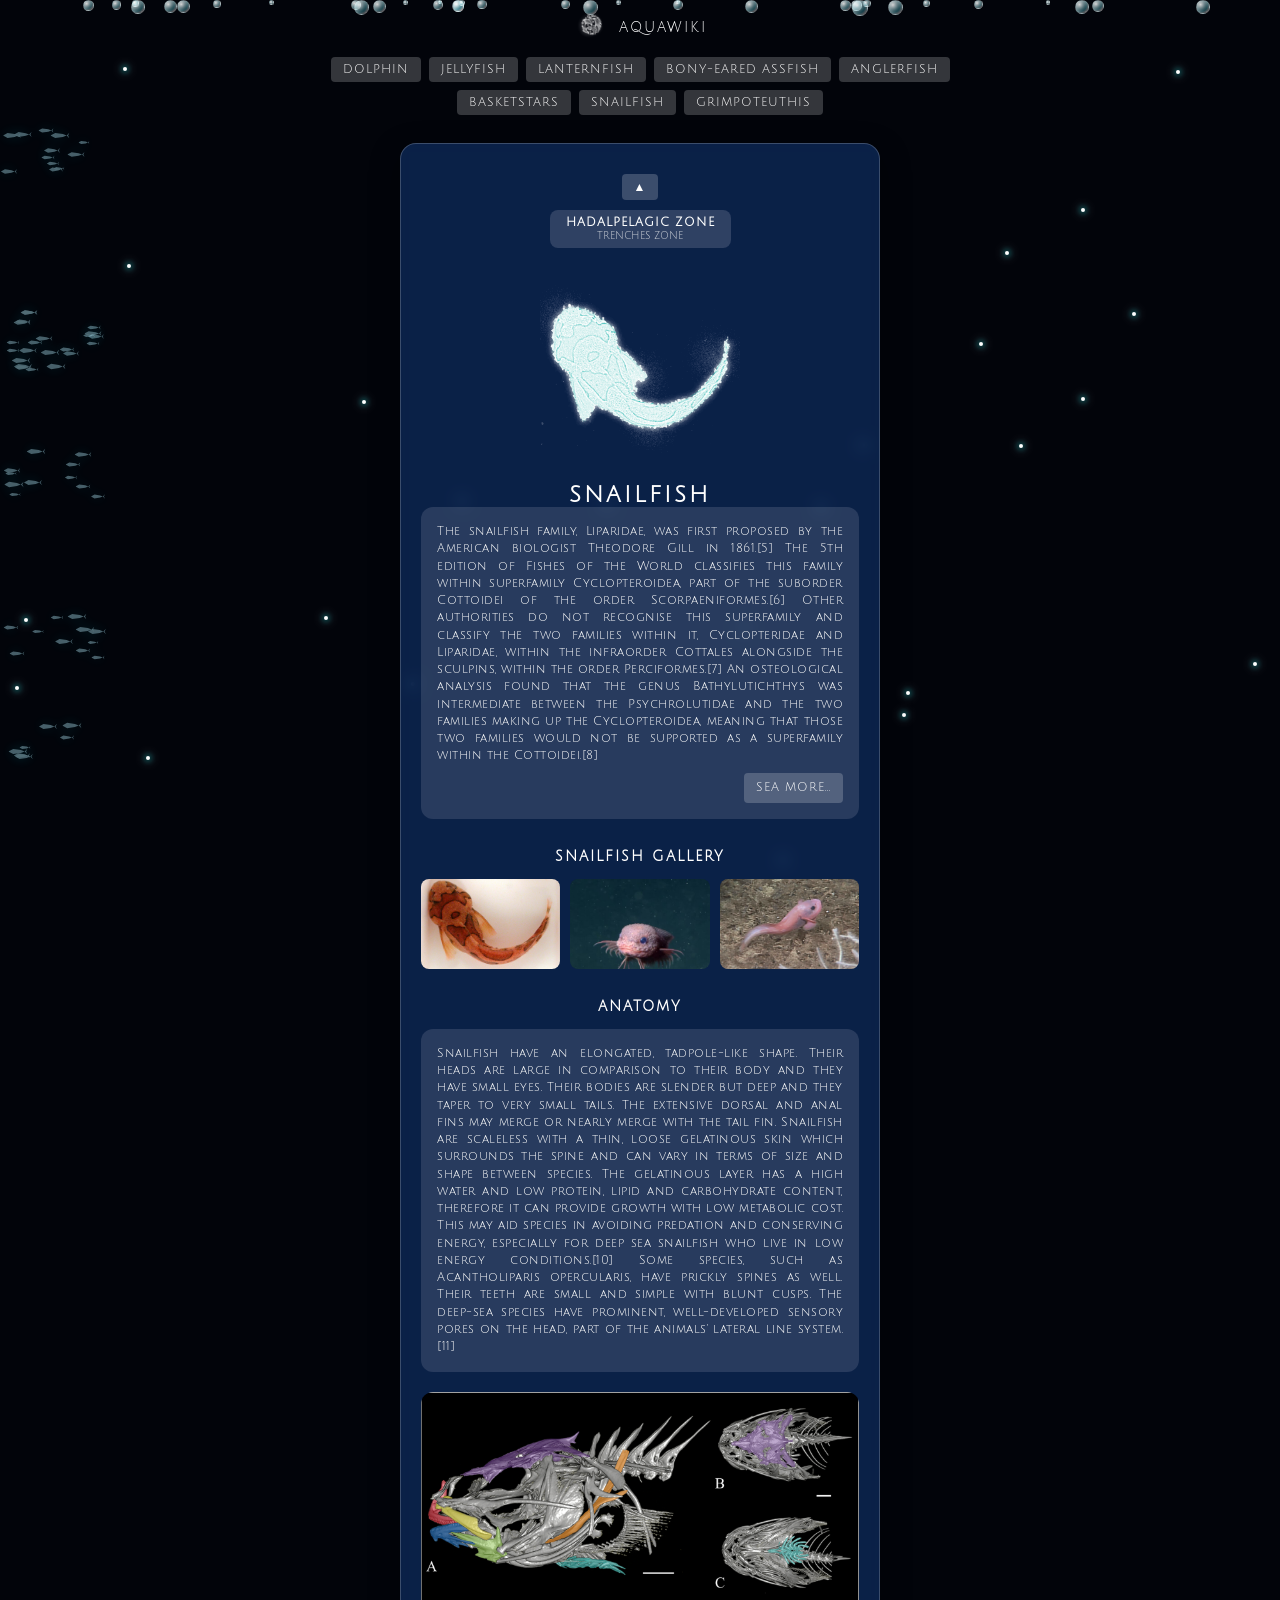
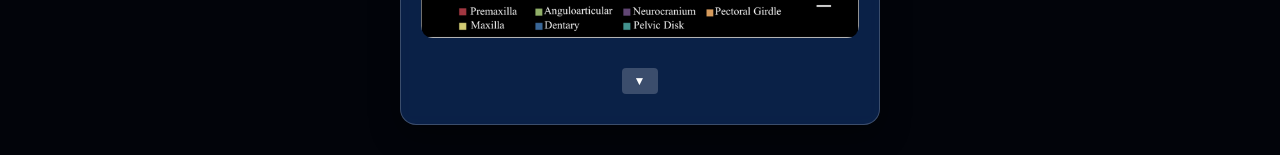
<file: animals/snailfish.html>
<!DOCTYPE html>
<html lang="en">
<head>
  <meta charset="UTF-8">
  <title>Aquawiki - Snailfish</title>
  <link rel="stylesheet" href="../css/style-snailfish.css">
  <link rel="stylesheet" href="../css/underwater.css">
</head>
<body class="zone-hadalpelagic">
<nav class="navbar" style="display: flex; flex-direction: column; align-items: center; justify-content: center; width: 100%; margin: 0 auto; padding: 10px 0; gap: 12px; font-family: 'Julius Sans One', sans-serif;">
  
  <!-- Brand Link back to index.html -->
  <a href="../index.html" style="text-decoration: none; color: white; display: flex; align-items: center; gap: 10px; cursor: pointer;">
    <img src="../img/logo.png" alt="AquaWiki Logo" style="width: 35px; height: 35px; border-radius: 50%;">
    <span style="font-size: 0.9rem; letter-spacing: 2px;">AQUAWIKI</span>
  </a>

  <!-- Navigation Links for All Animals -->
  <div class="nav-links" style="display: flex; flex-wrap: wrap; justify-content: center; align-items: center; gap: 8px; max-width: 650px;">
    <a href="dolphin.html" style="background: rgba(255, 255, 255, 0.2); color: #fff; text-decoration: none; padding: 6px 12px; font-size: 0.75rem; border-radius: 4px; letter-spacing: 1px;">DOLPHIN</a>
    <a href="jellyfish.html" style="background: rgba(255, 255, 255, 0.2); color: #fff; text-decoration: none; padding: 6px 12px; font-size: 0.75rem; border-radius: 4px; letter-spacing: 1px;">JELLYFISH</a>
    <a href="lanternfish.html" style="background: rgba(255, 255, 255, 0.2); color: #fff; text-decoration: none; padding: 6px 12px; font-size: 0.75rem; border-radius: 4px; letter-spacing: 1px;">LANTERNFISH</a>
    <a href="bony-eared-assfish.html" style="background: rgba(255, 255, 255, 0.2); color: #fff; text-decoration: none; padding: 6px 12px; font-size: 0.75rem; border-radius: 4px; letter-spacing: 1px;">BONY-EARED ASSFISH</a>
    <a href="anglerfish.html" style="background: rgba(255, 255, 255, 0.2); color: #fff; text-decoration: none; padding: 6px 12px; font-size: 0.75rem; border-radius: 4px; letter-spacing: 1px;">ANGLERFISH</a>
    <a href="basketstars.html" style="background: rgba(255, 255, 255, 0.2); color: #fff; text-decoration: none; padding: 6px 12px; font-size: 0.75rem; border-radius: 4px; letter-spacing: 1px;">BASKETSTARS</a>
    <a href="snailfish.html" style="background: rgba(255, 255, 255, 0.2); color: #fff; text-decoration: none; padding: 6px 12px; font-size: 0.75rem; border-radius: 4px; letter-spacing: 1px;">SNAILFISH</a>
    <a href="grimpoteuthis.html" style="background: rgba(255, 255, 255, 0.2); color: #fff; text-decoration: none; padding: 6px 12px; font-size: 0.75rem; border-radius: 4px; letter-spacing: 1px;">GRIMPOTEUTHIS</a>

  <main class="card-container">
    <a href="basketstars.html" class="nav-arrow top-arrow">▲</a>

    <div class="zone-badge">
      <span class="badge-title">HADALPELAGIC ZONE</span>
      <span class="badge-sub">TRENCHES ZONE</span>
    </div>

    <div class="hero-image-box">
      <!-- REPLACEABLE IMAGE: HERO SNAILFISH -->
      <img src="../img/snailfish.png" alt="Snailfish Specimen" class="replaceable-img hero-img">
    </div>

    <h1 class="specimen-title">SNAILFISH</h1>

    <section class="info-box">
      <p>The snailfish family, Liparidae, was first proposed by the American biologist Theodore Gill in 1861.[5] The 5th edition of Fishes of the World classifies this family within superfamily Cyclopteroidea, part of the suborder Cottoidei of the order Scorpaeniformes.[6] Other authorities do not recognise this superfamily and classify the two families within it, Cyclopteridae and Liparidae, within the infraorder Cottales alongside the sculpins, within the order Perciformes.[7] An osteological analysis found that the genus Bathylutichthys was intermediate between the Psychrolutidae and the two families making up the Cyclopteroidea, meaning that those two families would not be supported as a superfamily within the Cottoidei.[8]</p>
      <a href="https://en.wikipedia.org/wiki/snailfish" target="_blank" rel="noopener noreferrer" class="see-more-btn">SEA MORE...</a>
    </section>

    <h2 class="section-heading">SNAILFISH GALLERY</h2>
    <section class="gallery-grid">
      <!-- REPLACEABLE IMAGE 1 -->
      <div class="gallery-card"><img src="../img/snail1.png" alt="Gallery 1" class="replaceable-img"></div>
      <!-- REPLACEABLE IMAGE 2 -->
      <div class="gallery-card"><img src="../img/snail2.png" alt="Gallery 2" class="replaceable-img"></div>
      <!-- REPLACEABLE IMAGE 3 -->
      <div class="gallery-card"><img src="../img/snail3.png" alt="Gallery 3" class="replaceable-img"></div>
    </section>

    <h2 class="section-heading">ANATOMY</h2>
    <section class="info-box">
      <p>Snailfish have an elongated, tadpole-like shape. Their heads are large in comparison to their body and they have small eyes. Their bodies are slender but deep and they taper to very small tails. The extensive dorsal and anal fins may merge or nearly merge with the tail fin. Snailfish are scaleless with a thin, loose gelatinous skin which surrounds the spine and can vary in terms of size and shape between species. The gelatinous layer has a high water and low protein, lipid and carbohydrate content, therefore it can provide growth with low metabolic cost. This may aid species in avoiding predation and conserving energy, especially for deep sea snailfish who live in low energy conditions.[10] Some species, such as Acantholiparis opercularis, have prickly spines as well. Their teeth are small and simple with blunt cusps. The deep-sea species have prominent, well-developed sensory pores on the head, part of the animals' lateral line system.[11]</p>
    </section>

    <div class="diagram-box">
      <!-- REPLACEABLE IMAGE: ANATOMY DIAGRAM -->
      <img src="../img/sanatamy.png" alt="Snailfish Anatomy Diagram" class="replaceable-img diagram-img">
    </div>

    <a href="grimpoteuthis.html" class="nav-arrow bottom-arrow">▼</a>
  </main>

  <script src="../js/script-snailfish.js"></script>
  <script src="../js/script-dolphin.js"></script>
</body>
<body style="color: white;">
  <!-- All text placed in here will default to white -->
</body>
</html>
<!DOCTYPE html>
<html lang="en">
<head>
  <meta charset="UTF-8">
  <title>AquaWiki</title>
  
  <!-- Load Google Font: Julius Sans One -->
  <link rel="preconnect" href="https://fonts.googleapis.com">
  <link rel="preconnect" href="https://fonts.gstatic.com" crossorigin>
  <link href="https://fonts.googleapis.com/css2?family=Julius+Sans+One&display=swap" rel="stylesheet">
</head>

<!-- Apply font-family directly on the body tag -->
<body style="font-family: 'Julius Sans One', sans-serif; color: white;">

</body>
</html>
</file>
<file: css/style-anglerfish.css>
@import url('style-bony-eared-assfish.css');
</file>
<file: css/underwater.css>
/* ============================================================
   UNDERWATER BACKGROUND & SCHOOLS OF FISH PARTICLES
   ============================================================ */

/* Fullscreen Background Layer */
#underwater-bg {
  position: fixed;
  top: 0;
  left: 0;
  width: 100vw;
  height: 100vh;
  z-index: 0;
  pointer-events: none;
  overflow: hidden;
}

/* School of Fish Container */
.fish-school {
  position: absolute;
  width: 120px;
  height: 60px;
  opacity: 0.45;
  filter: drop-shadow(0 0 6px rgba(0, 240, 255, 0.4));
}

/* Individual Fish Silhouette inside a school */
.school-fish {
  position: absolute;
  width: 18px;
  height: 7px;
  background-color: rgba(180, 240, 255, 0.85);
  clip-path: polygon(0% 50%, 25% 15%, 65% 30%, 85% 50%, 100% 10%, 92% 50%, 100% 90%, 85% 50%, 65% 70%, 25% 85%);
  animation: tailWiggle 0.6s ease-in-out infinite alternate;
}

/* School Swimming Direction & Movement */
.fish-school.swim-right {
  animation: swimSchoolRight linear infinite;
}

.fish-school.swim-left {
  animation: swimSchoolLeft linear infinite;
}

.fish-school.swim-left .school-fish {
  transform: scaleX(-1);
}

/* Floating Underwater Bubbles */
.bubble {
  position: absolute;
  border-radius: 50%;
  background: radial-gradient(circle at 30% 30%, rgba(255, 255, 255, 0.8), rgba(0, 225, 255, 0.2) 60%, transparent 80%);
  border: 1px solid rgba(255, 255, 255, 0.4);
  box-shadow: inset 0 0 4px rgba(255, 255, 255, 0.6);
  animation: riseUp linear infinite;
}

/* Glowing Sparkles / Light Particles */
.sparkle {
  position: absolute;
  width: 4px;
  height: 4px;
  border-radius: 50%;
  background-color: #ffffff;
  box-shadow: 0 0 6px #00ffff, 0 0 12px #ffffff;
  animation: pulseTwinkle ease-in-out infinite alternate;
}

/* --- ANIMATION KEYFRAMES --- */

@keyframes swimSchoolRight {
  0% { transform: translateX(-180px) translateY(0); }
  50% { transform: translateX(50vw) translateY(-25px); }
  100% { transform: translateX(105vw) translateY(10px); }
}

@keyframes swimSchoolLeft {
  0% { transform: translateX(105vw) translateY(0); }
  50% { transform: translateX(45vw) translateY(30px); }
  100% { transform: translateX(-180px) translateY(-15px); }
}

@keyframes tailWiggle {
  0% { transform: skewY(-3deg) scaleY(0.95); }
  100% { transform: skewY(3deg) scaleY(1.05); }
}

@keyframes riseUp {
  0% { transform: translateY(105vh) scale(0.8); opacity: 0; }
  15% { opacity: 0.7; }
  85% { opacity: 0.7; }
  100% { transform: translateY(-10vh) scale(1.2); opacity: 0; }
}

@keyframes pulseTwinkle {
  0% { transform: scale(0.6); opacity: 0.2; }
  100% { transform: scale(1.5); opacity: 0.9; }
}
</file>
<file: css/style-basketstars.css>
@import url('style-dolphin.css');

body.zone-abyssopelagic {
  background: linear-gradient(180deg, #050b17 0%, #02050a 50%, #000000 100%);
}
</file>
<file: css/style-bony-eared-assfish.css>
@import url('style-dolphin.css');

body.zone-bathypelagic {
  background: linear-gradient(180deg, #081730 0%, #030a17 50%, #01040a 100%);
}
</file>
<file: css/style-grimpoteuthis.css>
@import url('style-snailfish.css');
</file>
<file: css/style-dolphin.css>
/* ============================================================
   AQUAWIKI - DOLPHIN PAGE & UNDERWATER BACKGROUND STYLES
   ============================================================ */

/* Base Reset & Typography */
* {
  margin: 0;
  padding: 0;
  box-sizing: border-box;
  font-family: 'Julius Sans One', sans-serif;
}

/* Background Theme - Epipelagic (Sunlit) Zone */
body.zone-epipelagic {
  background: linear-gradient(180deg, #1b68ce 0%, #114187 50%, #0a2552 100%);
  color: #ffffff;
  min-height: 100vh;
  padding: 20px 0 60px 0;
  position: relative;
  overflow-x: hidden;
}


/* Navigation Bar */
.navbar {
  display: flex;
  flex-direction: column;
  align-items: center;
  gap: 15px;
  padding: 10px;
  position: relative;
  z-index: 10;
}

/* AquaWiki Brand Link Styling */
a.nav-brand {
  text-decoration: none;
  color: #ffffff;
  display: flex;
  align-items: center;
  gap: 10px;
  font-size: 0.9rem;
  letter-spacing: 2px;
  cursor: pointer;
  transition: opacity 0.2s ease;
}

a.nav-brand:hover {
  opacity: 0.85;
}

.nav-logo-img {
  width: 35px;
  height: 35px;
  border-radius: 50%;
}

.nav-links {
  display: flex;
  flex-wrap: wrap;
  justify-content: center;
  gap: 8px;
  max-width: 600px;
}

.nav-links a {
  background: rgba(255, 255, 255, 0.2);
  color: #fff;
  text-decoration: none;
  padding: 6px 12px;
  font-size: 0.75rem;
  border-radius: 4px;
  letter-spacing: 1px;
  transition: background 0.2s;
}

.nav-links a.active,
.nav-links a:hover {
  background: #ffffff;
  color: #0d3b7a;
  font-weight: bold;
}

/* Card Container */
.card-container {
  width: 90%;
  max-width: 480px;
  margin: 20px auto;
  background: rgba(14, 43, 92, 0.75);
  backdrop-filter: blur(8px);
  border: 1px solid rgba(255, 255, 255, 0.2);
  border-radius: 16px;
  padding: 20px;
  display: flex;
  flex-direction: column;
  align-items: center;
  box-shadow: 0 10px 30px rgba(0, 0, 0, 0.4);
  position: relative;
  z-index: 10;
}

.zone-badge {
  background: rgba(255, 255, 255, 0.15);
  padding: 6px 16px;
  border-radius: 8px;
  text-align: center;
  font-size: 0.75rem;
  margin-bottom: 20px;
}

.badge-title {
  display: block;
  font-weight: bold;
  letter-spacing: 1px;
}

.badge-sub {
  font-size: 0.65rem;
  opacity: 0.8;
}

.hero-image-box {
  width: 100%;
  height: 200px;
  display: flex;
  justify-content: center;
  align-items: center;
}

.hero-img {
  max-width: 80%;
  max-height: 100%;
  object-fit: contain;
}

.specimen-title {
  margin-top: 15px;
  font-size: 1.4rem;
  letter-spacing: 3px;
}

.sub-taxa {
  display: flex;
  gap: 10px;
  font-size: 0.65rem;
  margin: 10px 0 15px 0;
  text-decoration: underline;
  opacity: 0.9;
  flex-wrap: wrap;
  justify-content: center;
}

.info-box {
  background: rgba(255, 255, 255, 0.12);
  border-radius: 12px;
  padding: 16px;
  font-size: 0.72rem;
  line-height: 1.5;
  letter-spacing: 0.5px;
  width: 100%;
  margin-bottom: 20px;
  text-align: justify;
}

.see-more-btn {
  background: none;
  border: none;
  color: #82c0ff;
  float: right;
  margin-top: 8px;
  cursor: pointer;
  font-size: 0.7rem;
}

.section-heading {
  font-size: 0.9rem;
  letter-spacing: 2px;
  margin: 10px 0 15px 0;
}

.gallery-grid {
  display: flex;
  gap: 10px;
  width: 100%;
  margin-bottom: 20px;
}

.gallery-card {
  flex: 1;
  height: 90px;
  border-radius: 8px;
  overflow: hidden;
  background: rgba(0, 0, 0, 0.2);
}

.gallery-card img {
  width: 100%;
  height: 100%;
  object-fit: cover;
}

.diagram-box {
  width: 100%;
  border-radius: 12px;
  overflow: hidden;
  margin-bottom: 20px;
  background: #fff;
}

.diagram-img {
  width: 100%;
  display: block;
}

.nav-arrow {
  color: #fff;
  text-decoration: none;
  font-size: 1.2rem;
  margin: 10px 0;
}

/* ============================================================
   UNDERWATER BACKGROUND & SCHOOLS OF FISH PARTICLES
   ============================================================ */

/* Fullscreen Background Layer */
#underwater-bg {
  position: fixed;
  top: 0;
  left: 0;
  width: 100vw;
  height: 100vh;
  z-index: 0;
  pointer-events: none;
  overflow: hidden;
}

/* School of Fish Container */
.fish-school {
  position: absolute;
  width: 120px;
  height: 60px;
  opacity: 0.45;
  filter: drop-shadow(0 0 6px rgba(0, 240, 255, 0.4));
}

/* Individual Fish Silhouette inside a school */
.school-fish {
  position: absolute;
  width: 18px;
  height: 7px;
  background-color: rgba(180, 240, 255, 0.85);
  clip-path: polygon(0% 50%, 25% 15%, 65% 30%, 85% 50%, 100% 10%, 92% 50%, 100% 90%, 85% 50%, 65% 70%, 25% 85%);
  animation: tailWiggle 0.6s ease-in-out infinite alternate;
}

/* School Swimming Direction & Movement */
.fish-school.swim-right {
  animation: swimSchoolRight linear infinite;
}

.fish-school.swim-left {
  animation: swimSchoolLeft linear infinite;
}

.fish-school.swim-left .school-fish {
  transform: scaleX(-1);
}

/* Floating Underwater Bubbles */
.bubble {
  position: absolute;
  border-radius: 50%;
  background: radial-gradient(circle at 30% 30%, rgba(255, 255, 255, 0.8), rgba(0, 225, 255, 0.2) 60%, transparent 80%);
  border: 1px solid rgba(255, 255, 255, 0.4);
  box-shadow: inset 0 0 4px rgba(255, 255, 255, 0.6);
  animation: riseUp linear infinite;
}

/* Glowing Sparkles / Light Particles */
.sparkle {
  position: absolute;
  width: 4px;
  height: 4px;
  border-radius: 50%;
  background-color: #ffffff;
  box-shadow: 0 0 6px #00ffff, 0 0 12px #ffffff;
  animation: pulseTwinkle ease-in-out infinite alternate;
}

/* --- ANIMATION KEYFRAMES --- */

@keyframes swimSchoolRight {
  0% { transform: translateX(-180px) translateY(0); }
  50% { transform: translateX(50vw) translateY(-25px); }
  100% { transform: translateX(105vw) translateY(10px); }
}

@keyframes swimSchoolLeft {
  0% { transform: translateX(105vw) translateY(0); }
  50% { transform: translateX(45vw) translateY(30px); }
  100% { transform: translateX(-180px) translateY(-15px); }
}

@keyframes tailWiggle {
  0% { transform: skewY(-3deg) scaleY(0.95); }
  100% { transform: skewY(3deg) scaleY(1.05); }
}

@keyframes riseUp {
  0% { transform: translateY(105vh) scale(0.8); opacity: 0; }
  15% { opacity: 0.7; }
  85% { opacity: 0.7; }
  100% { transform: translateY(-10vh) scale(1.2); opacity: 0; }
}

@keyframes pulseTwinkle {
  0% { transform: scale(0.6); opacity: 0.2; }
  100% { transform: scale(1.5); opacity: 0.9; }
}
</file>
<file: css/style-snailfish.css>
@import url('style-dolphin.css');

body.zone-hadalpelagic {
  background: #02040a;
}
</file>
